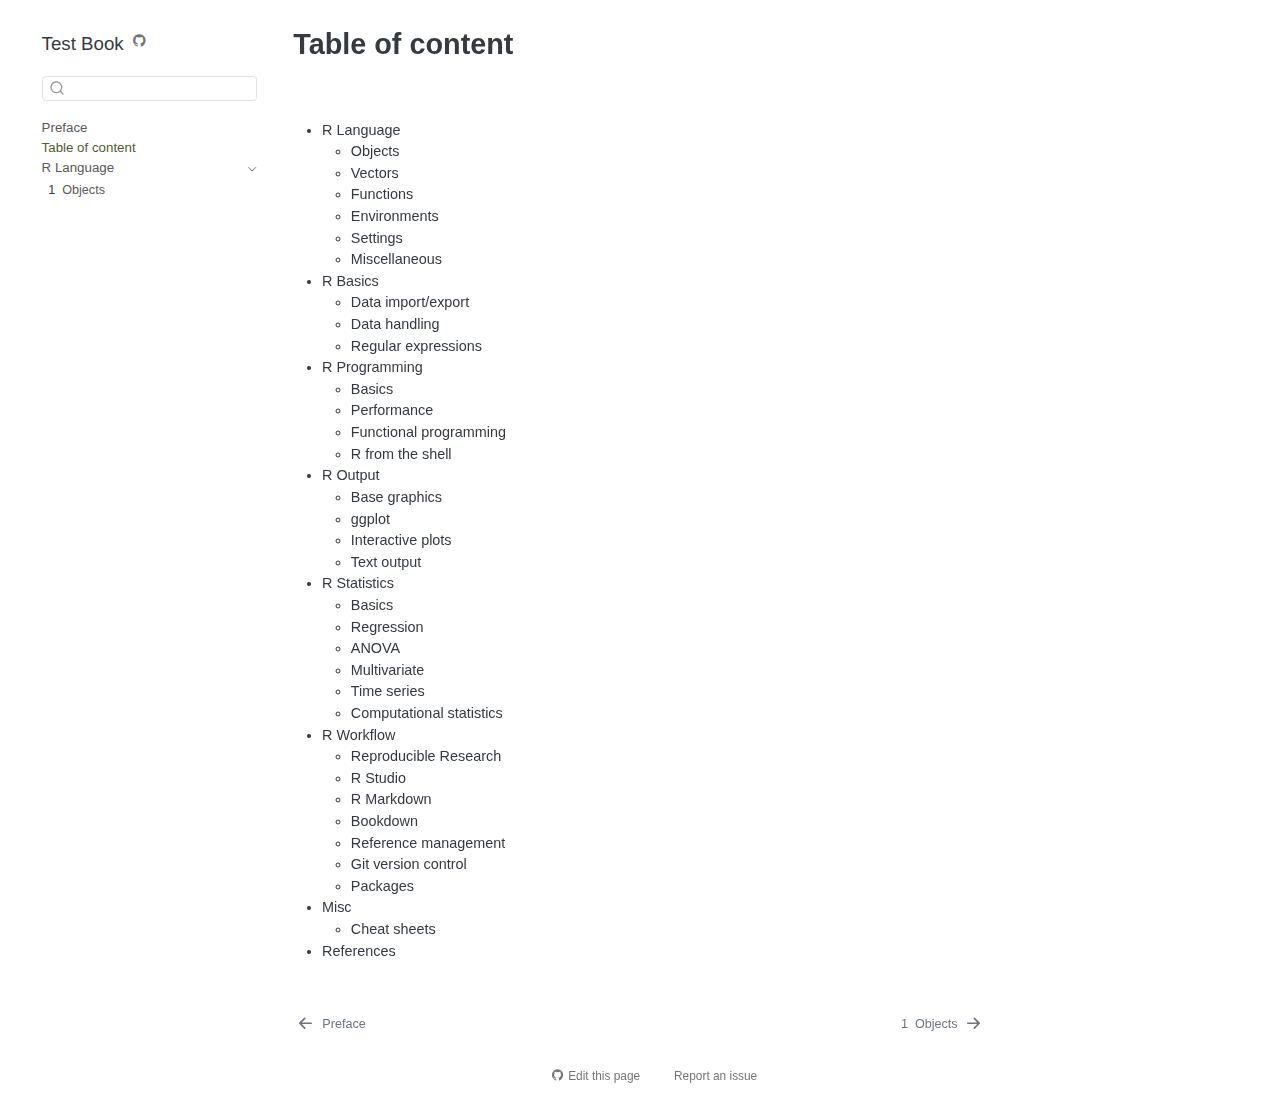
<file: 001-toc.html>
<!DOCTYPE html>
<html xmlns="http://www.w3.org/1999/xhtml" lang="en" xml:lang="en"><head>

<meta charset="utf-8">
<meta name="generator" content="quarto-1.6.40">

<meta name="viewport" content="width=device-width, initial-scale=1.0, user-scalable=yes">


<title>Table of content – Test Book</title>
<style>
code{white-space: pre-wrap;}
span.smallcaps{font-variant: small-caps;}
div.columns{display: flex; gap: min(4vw, 1.5em);}
div.column{flex: auto; overflow-x: auto;}
div.hanging-indent{margin-left: 1.5em; text-indent: -1.5em;}
ul.task-list{list-style: none;}
ul.task-list li input[type="checkbox"] {
  width: 0.8em;
  margin: 0 0.8em 0.2em -1em; /* quarto-specific, see https://github.com/quarto-dev/quarto-cli/issues/4556 */ 
  vertical-align: middle;
}
</style>


<script src="site_libs/quarto-nav/quarto-nav.js"></script>
<script src="site_libs/quarto-nav/headroom.min.js"></script>
<script src="site_libs/clipboard/clipboard.min.js"></script>
<script src="site_libs/quarto-search/autocomplete.umd.js"></script>
<script src="site_libs/quarto-search/fuse.min.js"></script>
<script src="site_libs/quarto-search/quarto-search.js"></script>
<meta name="quarto:offset" content="./">
<link href="./002-obj.html" rel="next">
<link href="./index.html" rel="prev">
<link href="./figures/00_icon/icon2.png" rel="icon" type="image/png">
<script src="site_libs/quarto-html/quarto.js"></script>
<script src="site_libs/quarto-html/popper.min.js"></script>
<script src="site_libs/quarto-html/tippy.umd.min.js"></script>
<script src="site_libs/quarto-html/anchor.min.js"></script>
<link href="site_libs/quarto-html/tippy.css" rel="stylesheet">
<link href="site_libs/quarto-html/quarto-syntax-highlighting-549806ee2085284f45b00abea8c6df48.css" rel="stylesheet" id="quarto-text-highlighting-styles">
<script src="site_libs/bootstrap/bootstrap.min.js"></script>
<link href="site_libs/bootstrap/bootstrap-icons.css" rel="stylesheet">
<link href="site_libs/bootstrap/bootstrap-6199e49026cc9a3ae523e4b8ab36972f.min.css" rel="stylesheet" append-hash="true" id="quarto-bootstrap" data-mode="light">
<script id="quarto-search-options" type="application/json">{
  "location": "sidebar",
  "copy-button": false,
  "collapse-after": 3,
  "panel-placement": "start",
  "type": "textbox",
  "limit": 50,
  "keyboard-shortcut": [
    "f",
    "/",
    "s"
  ],
  "show-item-context": false,
  "language": {
    "search-no-results-text": "No results",
    "search-matching-documents-text": "matching documents",
    "search-copy-link-title": "Copy link to search",
    "search-hide-matches-text": "Hide additional matches",
    "search-more-match-text": "more match in this document",
    "search-more-matches-text": "more matches in this document",
    "search-clear-button-title": "Clear",
    "search-text-placeholder": "",
    "search-detached-cancel-button-title": "Cancel",
    "search-submit-button-title": "Submit",
    "search-label": "Search"
  }
}</script>


<meta name="twitter:title" content="Table of content – Test Book">
<meta name="twitter:description" content="">
<meta name="twitter:card" content="summary">
</head>

<body class="nav-sidebar floating">

<div id="quarto-search-results"></div>
  <header id="quarto-header" class="headroom fixed-top">
  <nav class="quarto-secondary-nav">
    <div class="container-fluid d-flex">
      <button type="button" class="quarto-btn-toggle btn" data-bs-toggle="collapse" role="button" data-bs-target=".quarto-sidebar-collapse-item" aria-controls="quarto-sidebar" aria-expanded="false" aria-label="Toggle sidebar navigation" onclick="if (window.quartoToggleHeadroom) { window.quartoToggleHeadroom(); }">
        <i class="bi bi-layout-text-sidebar-reverse"></i>
      </button>
        <nav class="quarto-page-breadcrumbs" aria-label="breadcrumb"><ol class="breadcrumb"><li class="breadcrumb-item"><a href="./001-toc.html">Table of content</a></li></ol></nav>
        <a class="flex-grow-1" role="navigation" data-bs-toggle="collapse" data-bs-target=".quarto-sidebar-collapse-item" aria-controls="quarto-sidebar" aria-expanded="false" aria-label="Toggle sidebar navigation" onclick="if (window.quartoToggleHeadroom) { window.quartoToggleHeadroom(); }">      
        </a>
      <button type="button" class="btn quarto-search-button" aria-label="Search" onclick="window.quartoOpenSearch();">
        <i class="bi bi-search"></i>
      </button>
    </div>
  </nav>
</header>
<!-- content -->
<div id="quarto-content" class="quarto-container page-columns page-rows-contents page-layout-article">
<!-- sidebar -->
  <nav id="quarto-sidebar" class="sidebar collapse collapse-horizontal quarto-sidebar-collapse-item sidebar-navigation floating overflow-auto">
    <div class="pt-lg-2 mt-2 text-left sidebar-header">
    <div class="sidebar-title mb-0 py-0">
      <a href="./">Test Book</a> 
        <div class="sidebar-tools-main">
    <a href="https://github.com/retodomax/Test_Book" title="Source Code" class="quarto-navigation-tool px-1" aria-label="Source Code"><i class="bi bi-github"></i></a>
</div>
    </div>
      </div>
        <div class="mt-2 flex-shrink-0 align-items-center">
        <div class="sidebar-search">
        <div id="quarto-search" class="" title="Search"></div>
        </div>
        </div>
    <div class="sidebar-menu-container"> 
    <ul class="list-unstyled mt-1">
        <li class="sidebar-item">
  <div class="sidebar-item-container"> 
  <a href="./index.html" class="sidebar-item-text sidebar-link">
 <span class="menu-text">Preface</span></a>
  </div>
</li>
        <li class="sidebar-item">
  <div class="sidebar-item-container"> 
  <a href="./001-toc.html" class="sidebar-item-text sidebar-link active">
 <span class="menu-text">Table of content</span></a>
  </div>
</li>
        <li class="sidebar-item sidebar-item-section">
      <div class="sidebar-item-container"> 
            <a class="sidebar-item-text sidebar-link text-start" data-bs-toggle="collapse" data-bs-target="#quarto-sidebar-section-1" role="navigation" aria-expanded="true">
 <span class="menu-text">R Language</span></a>
          <a class="sidebar-item-toggle text-start" data-bs-toggle="collapse" data-bs-target="#quarto-sidebar-section-1" role="navigation" aria-expanded="true" aria-label="Toggle section">
            <i class="bi bi-chevron-right ms-2"></i>
          </a> 
      </div>
      <ul id="quarto-sidebar-section-1" class="collapse list-unstyled sidebar-section depth1 show">  
          <li class="sidebar-item">
  <div class="sidebar-item-container"> 
  <a href="./002-obj.html" class="sidebar-item-text sidebar-link">
 <span class="menu-text"><span class="chapter-number">1</span>&nbsp; <span class="chapter-title">Objects</span></span></a>
  </div>
</li>
      </ul>
  </li>
    </ul>
    </div>
</nav>
<div id="quarto-sidebar-glass" class="quarto-sidebar-collapse-item" data-bs-toggle="collapse" data-bs-target=".quarto-sidebar-collapse-item"></div>
<!-- margin-sidebar -->
    <div id="quarto-margin-sidebar" class="sidebar margin-sidebar zindex-bottom">
        
    </div>
<!-- main -->
<main class="content" id="quarto-document-content">
<p style="display:none;"> % Tag useful such that part is included but already hidden even before rendering of MathJax.
\(
\newcommand{\bm}[1]{\boldsymbol{#1}}
% \newcommand{\bm}[1]{\boldsymbol{\mathbf{#1}}}  % Use this if you prefere upright (not italic) vectors and matrices

% Operators
\newcommand{\tr}{{}^{\intercal}}               % transpose (needs amssymb)
\newcommand{\inv}{^{-1}}                       % inverse
\renewcommand{\d}[1]{\operatorname{d}\!{#1}}  % dx
\newcommand{\norm}[1]{\left\lVert#1\right\rVert}           % L2 Norm
\DeclareMathOperator*{\argmin}{arg\, min}
\DeclareMathOperator*{\argmax}{arg\, max}
\DeclareMathOperator{\diag}{diag}

\newcommand{\E}{\mathbf{E}}  % Depreciated: delete as soon as possible... Use \ERW{}

% Matrix
\newcommand{\bigzero}{\mbox{\normalfont\Large\bfseries 0}}  % big zero in matrix
\newcommand{\rvline}{\hspace*{-\arraycolsep}\vline\hspace*{-\arraycolsep}} % vertical bar to separate matrix
% The rvline seems not to work in MathJax

% SfS stuff
\newcommand{\iid}{\mbox{ i.i.d. }}
\newcommand{\Xsub}[2]{{#1}_{\mathrm{\scriptscriptstyle #2}}}
\newcommand{\wh}[1]{{}\kern0.1em\widehat{\kern-0.1em#1}{}}

\DeclareMathOperator{\Var}{Var}
\DeclareMathOperator{\Cov}{Cov}
\DeclareMathOperator{\Cor}{Corr}

\newcommand{\ekl}{[}     % Erwartungswert Klammer links
\newcommand{\ekr}{]}     % Erwartungswert Klammer rechts
\newcommand{\ckl}{(}     % (Co)variance Klammer links
\newcommand{\ckr}{)}
\newcommand{\pkl}{(}     % Probability Klammer links
\newcommand{\pkr}{)}
\newcommand{\vkl}{(}     % Verteilungs Klammer links
\newcommand{\vkr}{)}

\newcommand{\ERWSymbol}{\mathbf{E}}  % vorbereitet zum Anpassen an individuelle Styles
\newcommand{\VARSymbol}{\Var}
\newcommand{\COVSymbol}{\Cov}
\newcommand{\CORSymbol}{\Cor}
\DeclareMathOperator{\PRSymbol}{P}
\newcommand{\NormalSymbol}{\mathcal{N}}
\DeclareMathOperator{\BinomialSymbol}{\mathcal{B}} % Binomial
\DeclareMathOperator{\BernoulliSymbol}{\mathcal{B}ernoulli} % Bernoulli
\DeclareMathOperator{\ExponentialSymbol}{Exp}
\DeclareMathOperator{\PoissonSymbol}{Pois}

% die eigentlichen ``Funktionen''
\newcommand{\ERW}[1] {\ERWSymbol \left[ #1 \right]}
\newcommand{\VAR}[1] {\VARSymbol \left( #1 \right)}
\newcommand{\VARH}[1]{\wh\VARSymbol \left( #1 \right)}

\newcommand{\COV}[1] {\COVSymbol \left(#1 \right)}
\newcommand{\COVH}[1] {\wh\COVSymbol \left( #1 \right)}
\newcommand{\COR}[1] {\CORSymbol    \left( #1 \right)}
\newcommand{\CORH}[1] {\wh\CORSymbol \left( #1 \right)}
\newcommand{\PR}[1] {\PRSymbol \! \left( #1 \right)}
\newcommand{\Normal}[1] {\NormalSymbol   \left( #1 \right)}
\newcommand{\Binomial}[1] {\BinomialSymbol    \left( #1 \right)}
\newcommand{\Bernoulli}[1] {\BernoulliSymbol    \left( #1 \right)}
\newcommand{\Exponential}[1] {\ExponentialSymbol    \left( #1 \right)}
\newcommand{\Poisson}[1] {\PoissonSymbol   \left( #1 \right)}

\newcommand{\ERWi}[2]  {\Xsub{\ERWSymbol}{#1}    \left[ #2
    \right]}
\newcommand{\VARi}[2]  {\Xsub{\VARSymbol}{#1}    \left( #2
    \right)}
\newcommand{\VARHi}[2] {\Xsub{\wh\VARSymbol}{#1} \left( #2
    \right)}
\newcommand{\COVi}[2]  {\Xsub{\COVSymbol}{#1}    \left( #2
    \right)}
\newcommand{\COVHi}[2] {\Xsub{\wh\COVSymbol}{#1} \left( #2
    \right)}
\newcommand{\CORi}[2]  {\Xsub{\CORSymbol}{#1}    \left( #2
    \right)}
\newcommand{\CORHi}[2] {\Xsub{\wh\CORSymbol}{#1} \left( #2
    \right)}
\newcommand{\PRi}[2]   {\Xsub{\PRSymbol}{#1}     \left( #2
    \right)}
\newcommand{\Normali}[2]      {\Xsub{\NormalSymbol}{#1}   \left( #2
    \right)}
\newcommand{\Binomiali}[2]    {\Xsub{\BinomialSymbol}{#1}    \left( #2
    \right)}
\newcommand{\Bernoullii}[2]   {\Xsub{\BernoulliSymbol}{#1}    \left( #2
    \right)}
\newcommand{\Exponentiali}[2] {\Xsub{\ExponentialSymbol}{#1}    \left( #2
    \right)}
\newcommand{\Poissoni}[2]     {\Xsub{\PoissonSymbol}{#1}   \left( #2
    \right)}
\)
</p>
<!-- 
    ggiraph output left aligned
    note that this has to be included just before the body, otherwise it is overwritten by the ggiraph css which is included **after** the `theme.scss`
    In future it would be ideal if ggiraph 1) allows to change this with `set_girafe_defaults()` 2) automatically sets this what was set for quarto `fig-align`
 -->

<style>
.girafe_container_std {
    text-align: left;
}
</style>

<header id="title-block-header" class="quarto-title-block default">
<div class="quarto-title">
<h1 class="title">Table of content</h1>
</div>



<div class="quarto-title-meta">

    
  
    
  </div>
  


</header>


<ul>
<li>R Language
<ul>
<li>Objects</li>
<li>Vectors</li>
<li>Functions</li>
<li>Environments</li>
<li>Settings</li>
<li>Miscellaneous</li>
</ul></li>
<li>R Basics
<ul>
<li>Data import/export</li>
<li>Data handling</li>
<li>Regular expressions</li>
</ul></li>
<li>R Programming
<ul>
<li>Basics</li>
<li>Performance</li>
<li>Functional programming</li>
<li>R from the shell</li>
</ul></li>
<li>R Output
<ul>
<li>Base graphics</li>
<li>ggplot</li>
<li>Interactive plots</li>
<li>Text output</li>
</ul></li>
<li>R Statistics
<ul>
<li>Basics</li>
<li>Regression</li>
<li>ANOVA</li>
<li>Multivariate</li>
<li>Time series</li>
<li>Computational statistics</li>
</ul></li>
<li>R Workflow
<ul>
<li>Reproducible Research</li>
<li>R Studio</li>
<li>R Markdown</li>
<li>Bookdown</li>
<li>Reference management</li>
<li>Git version control</li>
<li>Packages</li>
</ul></li>
<li>Misc
<ul>
<li>Cheat sheets</li>
</ul></li>
<li>References</li>
</ul>



</main> <!-- /main -->
<script id="quarto-html-after-body" type="application/javascript">
window.document.addEventListener("DOMContentLoaded", function (event) {
  const toggleBodyColorMode = (bsSheetEl) => {
    const mode = bsSheetEl.getAttribute("data-mode");
    const bodyEl = window.document.querySelector("body");
    if (mode === "dark") {
      bodyEl.classList.add("quarto-dark");
      bodyEl.classList.remove("quarto-light");
    } else {
      bodyEl.classList.add("quarto-light");
      bodyEl.classList.remove("quarto-dark");
    }
  }
  const toggleBodyColorPrimary = () => {
    const bsSheetEl = window.document.querySelector("link#quarto-bootstrap");
    if (bsSheetEl) {
      toggleBodyColorMode(bsSheetEl);
    }
  }
  toggleBodyColorPrimary();  
  const icon = "";
  const anchorJS = new window.AnchorJS();
  anchorJS.options = {
    placement: 'right',
    icon: icon
  };
  anchorJS.add('.anchored');
  const isCodeAnnotation = (el) => {
    for (const clz of el.classList) {
      if (clz.startsWith('code-annotation-')) {                     
        return true;
      }
    }
    return false;
  }
  const onCopySuccess = function(e) {
    // button target
    const button = e.trigger;
    // don't keep focus
    button.blur();
    // flash "checked"
    button.classList.add('code-copy-button-checked');
    var currentTitle = button.getAttribute("title");
    button.setAttribute("title", "Copied!");
    let tooltip;
    if (window.bootstrap) {
      button.setAttribute("data-bs-toggle", "tooltip");
      button.setAttribute("data-bs-placement", "left");
      button.setAttribute("data-bs-title", "Copied!");
      tooltip = new bootstrap.Tooltip(button, 
        { trigger: "manual", 
          customClass: "code-copy-button-tooltip",
          offset: [0, -8]});
      tooltip.show();    
    }
    setTimeout(function() {
      if (tooltip) {
        tooltip.hide();
        button.removeAttribute("data-bs-title");
        button.removeAttribute("data-bs-toggle");
        button.removeAttribute("data-bs-placement");
      }
      button.setAttribute("title", currentTitle);
      button.classList.remove('code-copy-button-checked');
    }, 1000);
    // clear code selection
    e.clearSelection();
  }
  const getTextToCopy = function(trigger) {
      const codeEl = trigger.previousElementSibling.cloneNode(true);
      for (const childEl of codeEl.children) {
        if (isCodeAnnotation(childEl)) {
          childEl.remove();
        }
      }
      return codeEl.innerText;
  }
  const clipboard = new window.ClipboardJS('.code-copy-button:not([data-in-quarto-modal])', {
    text: getTextToCopy
  });
  clipboard.on('success', onCopySuccess);
  if (window.document.getElementById('quarto-embedded-source-code-modal')) {
    const clipboardModal = new window.ClipboardJS('.code-copy-button[data-in-quarto-modal]', {
      text: getTextToCopy,
      container: window.document.getElementById('quarto-embedded-source-code-modal')
    });
    clipboardModal.on('success', onCopySuccess);
  }
    var localhostRegex = new RegExp(/^(?:http|https):\/\/localhost\:?[0-9]*\//);
    var mailtoRegex = new RegExp(/^mailto:/);
      var filterRegex = new RegExp("https:\/\/retodomax\.github\.io\/Test_Book");
    var isInternal = (href) => {
        return filterRegex.test(href) || localhostRegex.test(href) || mailtoRegex.test(href);
    }
    // Inspect non-navigation links and adorn them if external
 	var links = window.document.querySelectorAll('a[href]:not(.nav-link):not(.navbar-brand):not(.toc-action):not(.sidebar-link):not(.sidebar-item-toggle):not(.pagination-link):not(.no-external):not([aria-hidden]):not(.dropdown-item):not(.quarto-navigation-tool):not(.about-link)');
    for (var i=0; i<links.length; i++) {
      const link = links[i];
      if (!isInternal(link.href)) {
        // undo the damage that might have been done by quarto-nav.js in the case of
        // links that we want to consider external
        if (link.dataset.originalHref !== undefined) {
          link.href = link.dataset.originalHref;
        }
          // target, if specified
          link.setAttribute("target", "_blank");
          if (link.getAttribute("rel") === null) {
            link.setAttribute("rel", "noopener");
          }
      }
    }
  function tippyHover(el, contentFn, onTriggerFn, onUntriggerFn) {
    const config = {
      allowHTML: true,
      maxWidth: 500,
      delay: 100,
      arrow: false,
      appendTo: function(el) {
          return el.parentElement;
      },
      interactive: true,
      interactiveBorder: 10,
      theme: 'quarto',
      placement: 'bottom-start',
    };
    if (contentFn) {
      config.content = contentFn;
    }
    if (onTriggerFn) {
      config.onTrigger = onTriggerFn;
    }
    if (onUntriggerFn) {
      config.onUntrigger = onUntriggerFn;
    }
    window.tippy(el, config); 
  }
  const noterefs = window.document.querySelectorAll('a[role="doc-noteref"]');
  for (var i=0; i<noterefs.length; i++) {
    const ref = noterefs[i];
    tippyHover(ref, function() {
      // use id or data attribute instead here
      let href = ref.getAttribute('data-footnote-href') || ref.getAttribute('href');
      try { href = new URL(href).hash; } catch {}
      const id = href.replace(/^#\/?/, "");
      const note = window.document.getElementById(id);
      if (note) {
        return note.innerHTML;
      } else {
        return "";
      }
    });
  }
  const xrefs = window.document.querySelectorAll('a.quarto-xref');
  const processXRef = (id, note) => {
    // Strip column container classes
    const stripColumnClz = (el) => {
      el.classList.remove("page-full", "page-columns");
      if (el.children) {
        for (const child of el.children) {
          stripColumnClz(child);
        }
      }
    }
    stripColumnClz(note)
    if (id === null || id.startsWith('sec-')) {
      // Special case sections, only their first couple elements
      const container = document.createElement("div");
      if (note.children && note.children.length > 2) {
        container.appendChild(note.children[0].cloneNode(true));
        for (let i = 1; i < note.children.length; i++) {
          const child = note.children[i];
          if (child.tagName === "P" && child.innerText === "") {
            continue;
          } else {
            container.appendChild(child.cloneNode(true));
            break;
          }
        }
        if (window.Quarto?.typesetMath) {
          window.Quarto.typesetMath(container);
        }
        return container.innerHTML
      } else {
        if (window.Quarto?.typesetMath) {
          window.Quarto.typesetMath(note);
        }
        return note.innerHTML;
      }
    } else {
      // Remove any anchor links if they are present
      const anchorLink = note.querySelector('a.anchorjs-link');
      if (anchorLink) {
        anchorLink.remove();
      }
      if (window.Quarto?.typesetMath) {
        window.Quarto.typesetMath(note);
      }
      if (note.classList.contains("callout")) {
        return note.outerHTML;
      } else {
        return note.innerHTML;
      }
    }
  }
  for (var i=0; i<xrefs.length; i++) {
    const xref = xrefs[i];
    tippyHover(xref, undefined, function(instance) {
      instance.disable();
      let url = xref.getAttribute('href');
      let hash = undefined; 
      if (url.startsWith('#')) {
        hash = url;
      } else {
        try { hash = new URL(url).hash; } catch {}
      }
      if (hash) {
        const id = hash.replace(/^#\/?/, "");
        const note = window.document.getElementById(id);
        if (note !== null) {
          try {
            const html = processXRef(id, note.cloneNode(true));
            instance.setContent(html);
          } finally {
            instance.enable();
            instance.show();
          }
        } else {
          // See if we can fetch this
          fetch(url.split('#')[0])
          .then(res => res.text())
          .then(html => {
            const parser = new DOMParser();
            const htmlDoc = parser.parseFromString(html, "text/html");
            const note = htmlDoc.getElementById(id);
            if (note !== null) {
              const html = processXRef(id, note);
              instance.setContent(html);
            } 
          }).finally(() => {
            instance.enable();
            instance.show();
          });
        }
      } else {
        // See if we can fetch a full url (with no hash to target)
        // This is a special case and we should probably do some content thinning / targeting
        fetch(url)
        .then(res => res.text())
        .then(html => {
          const parser = new DOMParser();
          const htmlDoc = parser.parseFromString(html, "text/html");
          const note = htmlDoc.querySelector('main.content');
          if (note !== null) {
            // This should only happen for chapter cross references
            // (since there is no id in the URL)
            // remove the first header
            if (note.children.length > 0 && note.children[0].tagName === "HEADER") {
              note.children[0].remove();
            }
            const html = processXRef(null, note);
            instance.setContent(html);
          } 
        }).finally(() => {
          instance.enable();
          instance.show();
        });
      }
    }, function(instance) {
    });
  }
      let selectedAnnoteEl;
      const selectorForAnnotation = ( cell, annotation) => {
        let cellAttr = 'data-code-cell="' + cell + '"';
        let lineAttr = 'data-code-annotation="' +  annotation + '"';
        const selector = 'span[' + cellAttr + '][' + lineAttr + ']';
        return selector;
      }
      const selectCodeLines = (annoteEl) => {
        const doc = window.document;
        const targetCell = annoteEl.getAttribute("data-target-cell");
        const targetAnnotation = annoteEl.getAttribute("data-target-annotation");
        const annoteSpan = window.document.querySelector(selectorForAnnotation(targetCell, targetAnnotation));
        const lines = annoteSpan.getAttribute("data-code-lines").split(",");
        const lineIds = lines.map((line) => {
          return targetCell + "-" + line;
        })
        let top = null;
        let height = null;
        let parent = null;
        if (lineIds.length > 0) {
            //compute the position of the single el (top and bottom and make a div)
            const el = window.document.getElementById(lineIds[0]);
            top = el.offsetTop;
            height = el.offsetHeight;
            parent = el.parentElement.parentElement;
          if (lineIds.length > 1) {
            const lastEl = window.document.getElementById(lineIds[lineIds.length - 1]);
            const bottom = lastEl.offsetTop + lastEl.offsetHeight;
            height = bottom - top;
          }
          if (top !== null && height !== null && parent !== null) {
            // cook up a div (if necessary) and position it 
            let div = window.document.getElementById("code-annotation-line-highlight");
            if (div === null) {
              div = window.document.createElement("div");
              div.setAttribute("id", "code-annotation-line-highlight");
              div.style.position = 'absolute';
              parent.appendChild(div);
            }
            div.style.top = top - 2 + "px";
            div.style.height = height + 4 + "px";
            div.style.left = 0;
            let gutterDiv = window.document.getElementById("code-annotation-line-highlight-gutter");
            if (gutterDiv === null) {
              gutterDiv = window.document.createElement("div");
              gutterDiv.setAttribute("id", "code-annotation-line-highlight-gutter");
              gutterDiv.style.position = 'absolute';
              const codeCell = window.document.getElementById(targetCell);
              const gutter = codeCell.querySelector('.code-annotation-gutter');
              gutter.appendChild(gutterDiv);
            }
            gutterDiv.style.top = top - 2 + "px";
            gutterDiv.style.height = height + 4 + "px";
          }
          selectedAnnoteEl = annoteEl;
        }
      };
      const unselectCodeLines = () => {
        const elementsIds = ["code-annotation-line-highlight", "code-annotation-line-highlight-gutter"];
        elementsIds.forEach((elId) => {
          const div = window.document.getElementById(elId);
          if (div) {
            div.remove();
          }
        });
        selectedAnnoteEl = undefined;
      };
        // Handle positioning of the toggle
    window.addEventListener(
      "resize",
      throttle(() => {
        elRect = undefined;
        if (selectedAnnoteEl) {
          selectCodeLines(selectedAnnoteEl);
        }
      }, 10)
    );
    function throttle(fn, ms) {
    let throttle = false;
    let timer;
      return (...args) => {
        if(!throttle) { // first call gets through
            fn.apply(this, args);
            throttle = true;
        } else { // all the others get throttled
            if(timer) clearTimeout(timer); // cancel #2
            timer = setTimeout(() => {
              fn.apply(this, args);
              timer = throttle = false;
            }, ms);
        }
      };
    }
      // Attach click handler to the DT
      const annoteDls = window.document.querySelectorAll('dt[data-target-cell]');
      for (const annoteDlNode of annoteDls) {
        annoteDlNode.addEventListener('click', (event) => {
          const clickedEl = event.target;
          if (clickedEl !== selectedAnnoteEl) {
            unselectCodeLines();
            const activeEl = window.document.querySelector('dt[data-target-cell].code-annotation-active');
            if (activeEl) {
              activeEl.classList.remove('code-annotation-active');
            }
            selectCodeLines(clickedEl);
            clickedEl.classList.add('code-annotation-active');
          } else {
            // Unselect the line
            unselectCodeLines();
            clickedEl.classList.remove('code-annotation-active');
          }
        });
      }
  const findCites = (el) => {
    const parentEl = el.parentElement;
    if (parentEl) {
      const cites = parentEl.dataset.cites;
      if (cites) {
        return {
          el,
          cites: cites.split(' ')
        };
      } else {
        return findCites(el.parentElement)
      }
    } else {
      return undefined;
    }
  };
  var bibliorefs = window.document.querySelectorAll('a[role="doc-biblioref"]');
  for (var i=0; i<bibliorefs.length; i++) {
    const ref = bibliorefs[i];
    const citeInfo = findCites(ref);
    if (citeInfo) {
      tippyHover(citeInfo.el, function() {
        var popup = window.document.createElement('div');
        citeInfo.cites.forEach(function(cite) {
          var citeDiv = window.document.createElement('div');
          citeDiv.classList.add('hanging-indent');
          citeDiv.classList.add('csl-entry');
          var biblioDiv = window.document.getElementById('ref-' + cite);
          if (biblioDiv) {
            citeDiv.innerHTML = biblioDiv.innerHTML;
          }
          popup.appendChild(citeDiv);
        });
        return popup.innerHTML;
      });
    }
  }
});
</script>
<nav class="page-navigation">
  <div class="nav-page nav-page-previous">
      <a href="./index.html" class="pagination-link" aria-label="Preface">
        <i class="bi bi-arrow-left-short"></i> <span class="nav-page-text">Preface</span>
      </a>          
  </div>
  <div class="nav-page nav-page-next">
      <a href="./002-obj.html" class="pagination-link" aria-label="Objects">
        <span class="nav-page-text"><span class="chapter-number">1</span>&nbsp; <span class="chapter-title">Objects</span></span> <i class="bi bi-arrow-right-short"></i>
      </a>
  </div>
</nav>
</div> <!-- /content -->




<footer class="footer"><div class="nav-footer"><div class="nav-footer-center"><div class="toc-actions"><ul><li><a href="https://github.com/retodomax/Test_Book/edit/main/001-toc.qmd" class="toc-action"><i class="bi bi-github"></i>Edit this page</a></li><li><a href="https://github.com/retodomax/Test_Book/issues/new" class="toc-action"><i class="bi empty"></i>Report an issue</a></li></ul></div></div></div></footer></body></html>
</file>
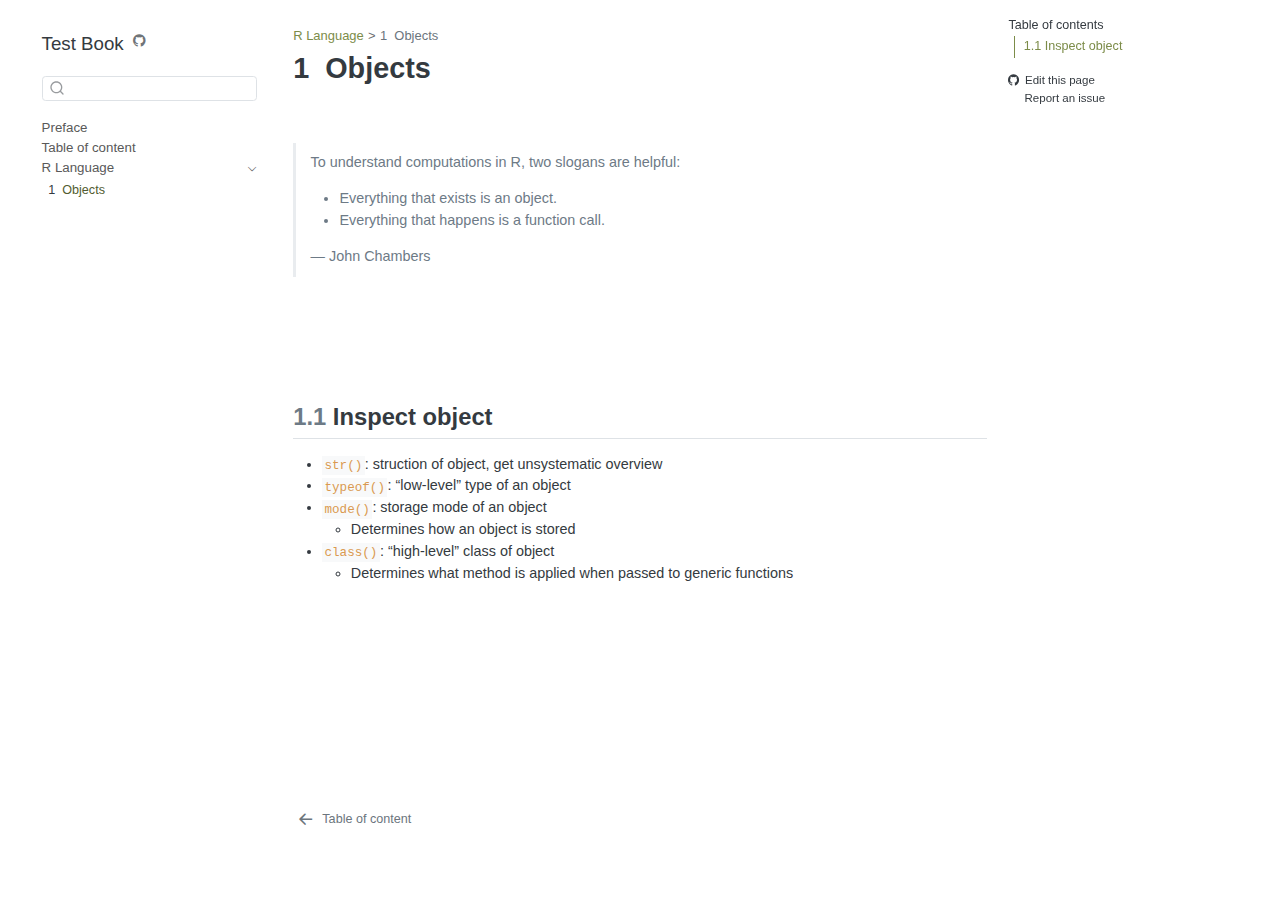
<file: 002-obj.html>
<!DOCTYPE html>
<html xmlns="http://www.w3.org/1999/xhtml" lang="en" xml:lang="en"><head>

<meta charset="utf-8">
<meta name="generator" content="quarto-1.6.40">

<meta name="viewport" content="width=device-width, initial-scale=1.0, user-scalable=yes">


<title>1&nbsp; Objects – Test Book</title>
<style>
code{white-space: pre-wrap;}
span.smallcaps{font-variant: small-caps;}
div.columns{display: flex; gap: min(4vw, 1.5em);}
div.column{flex: auto; overflow-x: auto;}
div.hanging-indent{margin-left: 1.5em; text-indent: -1.5em;}
ul.task-list{list-style: none;}
ul.task-list li input[type="checkbox"] {
  width: 0.8em;
  margin: 0 0.8em 0.2em -1em; /* quarto-specific, see https://github.com/quarto-dev/quarto-cli/issues/4556 */ 
  vertical-align: middle;
}
</style>


<script src="site_libs/quarto-nav/quarto-nav.js"></script>
<script src="site_libs/quarto-nav/headroom.min.js"></script>
<script src="site_libs/clipboard/clipboard.min.js"></script>
<script src="site_libs/quarto-search/autocomplete.umd.js"></script>
<script src="site_libs/quarto-search/fuse.min.js"></script>
<script src="site_libs/quarto-search/quarto-search.js"></script>
<meta name="quarto:offset" content="./">
<link href="./001-toc.html" rel="prev">
<link href="./figures/00_icon/icon2.png" rel="icon" type="image/png">
<script src="site_libs/quarto-html/quarto.js"></script>
<script src="site_libs/quarto-html/popper.min.js"></script>
<script src="site_libs/quarto-html/tippy.umd.min.js"></script>
<script src="site_libs/quarto-html/anchor.min.js"></script>
<link href="site_libs/quarto-html/tippy.css" rel="stylesheet">
<link href="site_libs/quarto-html/quarto-syntax-highlighting-549806ee2085284f45b00abea8c6df48.css" rel="stylesheet" id="quarto-text-highlighting-styles">
<script src="site_libs/bootstrap/bootstrap.min.js"></script>
<link href="site_libs/bootstrap/bootstrap-icons.css" rel="stylesheet">
<link href="site_libs/bootstrap/bootstrap-6199e49026cc9a3ae523e4b8ab36972f.min.css" rel="stylesheet" append-hash="true" id="quarto-bootstrap" data-mode="light">
<script id="quarto-search-options" type="application/json">{
  "location": "sidebar",
  "copy-button": false,
  "collapse-after": 3,
  "panel-placement": "start",
  "type": "textbox",
  "limit": 50,
  "keyboard-shortcut": [
    "f",
    "/",
    "s"
  ],
  "show-item-context": false,
  "language": {
    "search-no-results-text": "No results",
    "search-matching-documents-text": "matching documents",
    "search-copy-link-title": "Copy link to search",
    "search-hide-matches-text": "Hide additional matches",
    "search-more-match-text": "more match in this document",
    "search-more-matches-text": "more matches in this document",
    "search-clear-button-title": "Clear",
    "search-text-placeholder": "",
    "search-detached-cancel-button-title": "Cancel",
    "search-submit-button-title": "Submit",
    "search-label": "Search"
  }
}</script>


<meta name="twitter:title" content="1&nbsp; Objects – Test Book">
<meta name="twitter:description" content="">
<meta name="twitter:card" content="summary">
</head>

<body class="nav-sidebar floating">

<div id="quarto-search-results"></div>
  <header id="quarto-header" class="headroom fixed-top">
  <nav class="quarto-secondary-nav">
    <div class="container-fluid d-flex">
      <button type="button" class="quarto-btn-toggle btn" data-bs-toggle="collapse" role="button" data-bs-target=".quarto-sidebar-collapse-item" aria-controls="quarto-sidebar" aria-expanded="false" aria-label="Toggle sidebar navigation" onclick="if (window.quartoToggleHeadroom) { window.quartoToggleHeadroom(); }">
        <i class="bi bi-layout-text-sidebar-reverse"></i>
      </button>
        <nav class="quarto-page-breadcrumbs" aria-label="breadcrumb"><ol class="breadcrumb"><li class="breadcrumb-item"><a href="./002-obj.html">R Language</a></li><li class="breadcrumb-item"><a href="./002-obj.html"><span class="chapter-number">1</span>&nbsp; <span class="chapter-title">Objects</span></a></li></ol></nav>
        <a class="flex-grow-1" role="navigation" data-bs-toggle="collapse" data-bs-target=".quarto-sidebar-collapse-item" aria-controls="quarto-sidebar" aria-expanded="false" aria-label="Toggle sidebar navigation" onclick="if (window.quartoToggleHeadroom) { window.quartoToggleHeadroom(); }">      
        </a>
      <button type="button" class="btn quarto-search-button" aria-label="Search" onclick="window.quartoOpenSearch();">
        <i class="bi bi-search"></i>
      </button>
    </div>
  </nav>
</header>
<!-- content -->
<div id="quarto-content" class="quarto-container page-columns page-rows-contents page-layout-article">
<!-- sidebar -->
  <nav id="quarto-sidebar" class="sidebar collapse collapse-horizontal quarto-sidebar-collapse-item sidebar-navigation floating overflow-auto">
    <div class="pt-lg-2 mt-2 text-left sidebar-header">
    <div class="sidebar-title mb-0 py-0">
      <a href="./">Test Book</a> 
        <div class="sidebar-tools-main">
    <a href="https://github.com/retodomax/Test_Book" title="Source Code" class="quarto-navigation-tool px-1" aria-label="Source Code"><i class="bi bi-github"></i></a>
</div>
    </div>
      </div>
        <div class="mt-2 flex-shrink-0 align-items-center">
        <div class="sidebar-search">
        <div id="quarto-search" class="" title="Search"></div>
        </div>
        </div>
    <div class="sidebar-menu-container"> 
    <ul class="list-unstyled mt-1">
        <li class="sidebar-item">
  <div class="sidebar-item-container"> 
  <a href="./index.html" class="sidebar-item-text sidebar-link">
 <span class="menu-text">Preface</span></a>
  </div>
</li>
        <li class="sidebar-item">
  <div class="sidebar-item-container"> 
  <a href="./001-toc.html" class="sidebar-item-text sidebar-link">
 <span class="menu-text">Table of content</span></a>
  </div>
</li>
        <li class="sidebar-item sidebar-item-section">
      <div class="sidebar-item-container"> 
            <a class="sidebar-item-text sidebar-link text-start" data-bs-toggle="collapse" data-bs-target="#quarto-sidebar-section-1" role="navigation" aria-expanded="true">
 <span class="menu-text">R Language</span></a>
          <a class="sidebar-item-toggle text-start" data-bs-toggle="collapse" data-bs-target="#quarto-sidebar-section-1" role="navigation" aria-expanded="true" aria-label="Toggle section">
            <i class="bi bi-chevron-right ms-2"></i>
          </a> 
      </div>
      <ul id="quarto-sidebar-section-1" class="collapse list-unstyled sidebar-section depth1 show">  
          <li class="sidebar-item">
  <div class="sidebar-item-container"> 
  <a href="./002-obj.html" class="sidebar-item-text sidebar-link active">
 <span class="menu-text"><span class="chapter-number">1</span>&nbsp; <span class="chapter-title">Objects</span></span></a>
  </div>
</li>
      </ul>
  </li>
    </ul>
    </div>
</nav>
<div id="quarto-sidebar-glass" class="quarto-sidebar-collapse-item" data-bs-toggle="collapse" data-bs-target=".quarto-sidebar-collapse-item"></div>
<!-- margin-sidebar -->
    <div id="quarto-margin-sidebar" class="sidebar margin-sidebar">
        <nav id="TOC" role="doc-toc" class="toc-active">
    <h2 id="toc-title">Table of contents</h2>
   
  <ul>
  <li><a href="#inspect-object" id="toc-inspect-object" class="nav-link active" data-scroll-target="#inspect-object"><span class="header-section-number">1.1</span> Inspect object</a></li>
  </ul>
<div class="toc-actions"><ul><li><a href="https://github.com/retodomax/Test_Book/edit/main/002-obj.qmd" class="toc-action"><i class="bi bi-github"></i>Edit this page</a></li><li><a href="https://github.com/retodomax/Test_Book/issues/new" class="toc-action"><i class="bi empty"></i>Report an issue</a></li></ul></div></nav>
    </div>
<!-- main -->
<main class="content" id="quarto-document-content">
<p style="display:none;"> % Tag useful such that part is included but already hidden even before rendering of MathJax.
\(
\newcommand{\bm}[1]{\boldsymbol{#1}}
% \newcommand{\bm}[1]{\boldsymbol{\mathbf{#1}}}  % Use this if you prefere upright (not italic) vectors and matrices

% Operators
\newcommand{\tr}{{}^{\intercal}}               % transpose (needs amssymb)
\newcommand{\inv}{^{-1}}                       % inverse
\renewcommand{\d}[1]{\operatorname{d}\!{#1}}  % dx
\newcommand{\norm}[1]{\left\lVert#1\right\rVert}           % L2 Norm
\DeclareMathOperator*{\argmin}{arg\, min}
\DeclareMathOperator*{\argmax}{arg\, max}
\DeclareMathOperator{\diag}{diag}

\newcommand{\E}{\mathbf{E}}  % Depreciated: delete as soon as possible... Use \ERW{}

% Matrix
\newcommand{\bigzero}{\mbox{\normalfont\Large\bfseries 0}}  % big zero in matrix
\newcommand{\rvline}{\hspace*{-\arraycolsep}\vline\hspace*{-\arraycolsep}} % vertical bar to separate matrix
% The rvline seems not to work in MathJax

% SfS stuff
\newcommand{\iid}{\mbox{ i.i.d. }}
\newcommand{\Xsub}[2]{{#1}_{\mathrm{\scriptscriptstyle #2}}}
\newcommand{\wh}[1]{{}\kern0.1em\widehat{\kern-0.1em#1}{}}

\DeclareMathOperator{\Var}{Var}
\DeclareMathOperator{\Cov}{Cov}
\DeclareMathOperator{\Cor}{Corr}

\newcommand{\ekl}{[}     % Erwartungswert Klammer links
\newcommand{\ekr}{]}     % Erwartungswert Klammer rechts
\newcommand{\ckl}{(}     % (Co)variance Klammer links
\newcommand{\ckr}{)}
\newcommand{\pkl}{(}     % Probability Klammer links
\newcommand{\pkr}{)}
\newcommand{\vkl}{(}     % Verteilungs Klammer links
\newcommand{\vkr}{)}

\newcommand{\ERWSymbol}{\mathbf{E}}  % vorbereitet zum Anpassen an individuelle Styles
\newcommand{\VARSymbol}{\Var}
\newcommand{\COVSymbol}{\Cov}
\newcommand{\CORSymbol}{\Cor}
\DeclareMathOperator{\PRSymbol}{P}
\newcommand{\NormalSymbol}{\mathcal{N}}
\DeclareMathOperator{\BinomialSymbol}{\mathcal{B}} % Binomial
\DeclareMathOperator{\BernoulliSymbol}{\mathcal{B}ernoulli} % Bernoulli
\DeclareMathOperator{\ExponentialSymbol}{Exp}
\DeclareMathOperator{\PoissonSymbol}{Pois}

% die eigentlichen ``Funktionen''
\newcommand{\ERW}[1] {\ERWSymbol \left[ #1 \right]}
\newcommand{\VAR}[1] {\VARSymbol \left( #1 \right)}
\newcommand{\VARH}[1]{\wh\VARSymbol \left( #1 \right)}

\newcommand{\COV}[1] {\COVSymbol \left(#1 \right)}
\newcommand{\COVH}[1] {\wh\COVSymbol \left( #1 \right)}
\newcommand{\COR}[1] {\CORSymbol    \left( #1 \right)}
\newcommand{\CORH}[1] {\wh\CORSymbol \left( #1 \right)}
\newcommand{\PR}[1] {\PRSymbol \! \left( #1 \right)}
\newcommand{\Normal}[1] {\NormalSymbol   \left( #1 \right)}
\newcommand{\Binomial}[1] {\BinomialSymbol    \left( #1 \right)}
\newcommand{\Bernoulli}[1] {\BernoulliSymbol    \left( #1 \right)}
\newcommand{\Exponential}[1] {\ExponentialSymbol    \left( #1 \right)}
\newcommand{\Poisson}[1] {\PoissonSymbol   \left( #1 \right)}

\newcommand{\ERWi}[2]  {\Xsub{\ERWSymbol}{#1}    \left[ #2
    \right]}
\newcommand{\VARi}[2]  {\Xsub{\VARSymbol}{#1}    \left( #2
    \right)}
\newcommand{\VARHi}[2] {\Xsub{\wh\VARSymbol}{#1} \left( #2
    \right)}
\newcommand{\COVi}[2]  {\Xsub{\COVSymbol}{#1}    \left( #2
    \right)}
\newcommand{\COVHi}[2] {\Xsub{\wh\COVSymbol}{#1} \left( #2
    \right)}
\newcommand{\CORi}[2]  {\Xsub{\CORSymbol}{#1}    \left( #2
    \right)}
\newcommand{\CORHi}[2] {\Xsub{\wh\CORSymbol}{#1} \left( #2
    \right)}
\newcommand{\PRi}[2]   {\Xsub{\PRSymbol}{#1}     \left( #2
    \right)}
\newcommand{\Normali}[2]      {\Xsub{\NormalSymbol}{#1}   \left( #2
    \right)}
\newcommand{\Binomiali}[2]    {\Xsub{\BinomialSymbol}{#1}    \left( #2
    \right)}
\newcommand{\Bernoullii}[2]   {\Xsub{\BernoulliSymbol}{#1}    \left( #2
    \right)}
\newcommand{\Exponentiali}[2] {\Xsub{\ExponentialSymbol}{#1}    \left( #2
    \right)}
\newcommand{\Poissoni}[2]     {\Xsub{\PoissonSymbol}{#1}   \left( #2
    \right)}
\)
</p>
<!-- 
    ggiraph output left aligned
    note that this has to be included just before the body, otherwise it is overwritten by the ggiraph css which is included **after** the `theme.scss`
    In future it would be ideal if ggiraph 1) allows to change this with `set_girafe_defaults()` 2) automatically sets this what was set for quarto `fig-align`
 -->

<style>
.girafe_container_std {
    text-align: left;
}
</style>

<header id="title-block-header" class="quarto-title-block default"><nav class="quarto-page-breadcrumbs quarto-title-breadcrumbs d-none d-lg-block" aria-label="breadcrumb"><ol class="breadcrumb"><li class="breadcrumb-item"><a href="./002-obj.html">R Language</a></li><li class="breadcrumb-item"><a href="./002-obj.html"><span class="chapter-number">1</span>&nbsp; <span class="chapter-title">Objects</span></a></li></ol></nav>
<div class="quarto-title">
<h1 class="title"><span class="chapter-number">1</span>&nbsp; <span class="chapter-title">Objects</span></h1>
</div>



<div class="quarto-title-meta">

    
  
    
  </div>
  


</header>


<blockquote class="blockquote">
<p>To understand computations in R, two slogans are helpful:</p>
<ul>
<li>Everything that exists is an object.</li>
<li>Everything that happens is a function call.</li>
</ul>
<p>— John Chambers</p>
</blockquote>
<section id="inspect-object" class="level2" data-number="1.1">
<h2 data-number="1.1" class="anchored" data-anchor-id="inspect-object"><span class="header-section-number">1.1</span> Inspect object</h2>
<ul>
<li><code>str()</code>: struction of object, get unsystematic overview</li>
<li><code>typeof()</code>: “low-level” type of an object</li>
<li><code>mode()</code>: storage mode of an object
<ul>
<li>Determines how an object is stored</li>
</ul></li>
<li><code>class()</code>: “high-level” class of object
<ul>
<li>Determines what method is applied when passed to generic functions</li>
</ul></li>
</ul>


</section>

</main> <!-- /main -->
<script id="quarto-html-after-body" type="application/javascript">
window.document.addEventListener("DOMContentLoaded", function (event) {
  const toggleBodyColorMode = (bsSheetEl) => {
    const mode = bsSheetEl.getAttribute("data-mode");
    const bodyEl = window.document.querySelector("body");
    if (mode === "dark") {
      bodyEl.classList.add("quarto-dark");
      bodyEl.classList.remove("quarto-light");
    } else {
      bodyEl.classList.add("quarto-light");
      bodyEl.classList.remove("quarto-dark");
    }
  }
  const toggleBodyColorPrimary = () => {
    const bsSheetEl = window.document.querySelector("link#quarto-bootstrap");
    if (bsSheetEl) {
      toggleBodyColorMode(bsSheetEl);
    }
  }
  toggleBodyColorPrimary();  
  const icon = "";
  const anchorJS = new window.AnchorJS();
  anchorJS.options = {
    placement: 'right',
    icon: icon
  };
  anchorJS.add('.anchored');
  const isCodeAnnotation = (el) => {
    for (const clz of el.classList) {
      if (clz.startsWith('code-annotation-')) {                     
        return true;
      }
    }
    return false;
  }
  const onCopySuccess = function(e) {
    // button target
    const button = e.trigger;
    // don't keep focus
    button.blur();
    // flash "checked"
    button.classList.add('code-copy-button-checked');
    var currentTitle = button.getAttribute("title");
    button.setAttribute("title", "Copied!");
    let tooltip;
    if (window.bootstrap) {
      button.setAttribute("data-bs-toggle", "tooltip");
      button.setAttribute("data-bs-placement", "left");
      button.setAttribute("data-bs-title", "Copied!");
      tooltip = new bootstrap.Tooltip(button, 
        { trigger: "manual", 
          customClass: "code-copy-button-tooltip",
          offset: [0, -8]});
      tooltip.show();    
    }
    setTimeout(function() {
      if (tooltip) {
        tooltip.hide();
        button.removeAttribute("data-bs-title");
        button.removeAttribute("data-bs-toggle");
        button.removeAttribute("data-bs-placement");
      }
      button.setAttribute("title", currentTitle);
      button.classList.remove('code-copy-button-checked');
    }, 1000);
    // clear code selection
    e.clearSelection();
  }
  const getTextToCopy = function(trigger) {
      const codeEl = trigger.previousElementSibling.cloneNode(true);
      for (const childEl of codeEl.children) {
        if (isCodeAnnotation(childEl)) {
          childEl.remove();
        }
      }
      return codeEl.innerText;
  }
  const clipboard = new window.ClipboardJS('.code-copy-button:not([data-in-quarto-modal])', {
    text: getTextToCopy
  });
  clipboard.on('success', onCopySuccess);
  if (window.document.getElementById('quarto-embedded-source-code-modal')) {
    const clipboardModal = new window.ClipboardJS('.code-copy-button[data-in-quarto-modal]', {
      text: getTextToCopy,
      container: window.document.getElementById('quarto-embedded-source-code-modal')
    });
    clipboardModal.on('success', onCopySuccess);
  }
    var localhostRegex = new RegExp(/^(?:http|https):\/\/localhost\:?[0-9]*\//);
    var mailtoRegex = new RegExp(/^mailto:/);
      var filterRegex = new RegExp("https:\/\/retodomax\.github\.io\/Test_Book");
    var isInternal = (href) => {
        return filterRegex.test(href) || localhostRegex.test(href) || mailtoRegex.test(href);
    }
    // Inspect non-navigation links and adorn them if external
 	var links = window.document.querySelectorAll('a[href]:not(.nav-link):not(.navbar-brand):not(.toc-action):not(.sidebar-link):not(.sidebar-item-toggle):not(.pagination-link):not(.no-external):not([aria-hidden]):not(.dropdown-item):not(.quarto-navigation-tool):not(.about-link)');
    for (var i=0; i<links.length; i++) {
      const link = links[i];
      if (!isInternal(link.href)) {
        // undo the damage that might have been done by quarto-nav.js in the case of
        // links that we want to consider external
        if (link.dataset.originalHref !== undefined) {
          link.href = link.dataset.originalHref;
        }
          // target, if specified
          link.setAttribute("target", "_blank");
          if (link.getAttribute("rel") === null) {
            link.setAttribute("rel", "noopener");
          }
      }
    }
  function tippyHover(el, contentFn, onTriggerFn, onUntriggerFn) {
    const config = {
      allowHTML: true,
      maxWidth: 500,
      delay: 100,
      arrow: false,
      appendTo: function(el) {
          return el.parentElement;
      },
      interactive: true,
      interactiveBorder: 10,
      theme: 'quarto',
      placement: 'bottom-start',
    };
    if (contentFn) {
      config.content = contentFn;
    }
    if (onTriggerFn) {
      config.onTrigger = onTriggerFn;
    }
    if (onUntriggerFn) {
      config.onUntrigger = onUntriggerFn;
    }
    window.tippy(el, config); 
  }
  const noterefs = window.document.querySelectorAll('a[role="doc-noteref"]');
  for (var i=0; i<noterefs.length; i++) {
    const ref = noterefs[i];
    tippyHover(ref, function() {
      // use id or data attribute instead here
      let href = ref.getAttribute('data-footnote-href') || ref.getAttribute('href');
      try { href = new URL(href).hash; } catch {}
      const id = href.replace(/^#\/?/, "");
      const note = window.document.getElementById(id);
      if (note) {
        return note.innerHTML;
      } else {
        return "";
      }
    });
  }
  const xrefs = window.document.querySelectorAll('a.quarto-xref');
  const processXRef = (id, note) => {
    // Strip column container classes
    const stripColumnClz = (el) => {
      el.classList.remove("page-full", "page-columns");
      if (el.children) {
        for (const child of el.children) {
          stripColumnClz(child);
        }
      }
    }
    stripColumnClz(note)
    if (id === null || id.startsWith('sec-')) {
      // Special case sections, only their first couple elements
      const container = document.createElement("div");
      if (note.children && note.children.length > 2) {
        container.appendChild(note.children[0].cloneNode(true));
        for (let i = 1; i < note.children.length; i++) {
          const child = note.children[i];
          if (child.tagName === "P" && child.innerText === "") {
            continue;
          } else {
            container.appendChild(child.cloneNode(true));
            break;
          }
        }
        if (window.Quarto?.typesetMath) {
          window.Quarto.typesetMath(container);
        }
        return container.innerHTML
      } else {
        if (window.Quarto?.typesetMath) {
          window.Quarto.typesetMath(note);
        }
        return note.innerHTML;
      }
    } else {
      // Remove any anchor links if they are present
      const anchorLink = note.querySelector('a.anchorjs-link');
      if (anchorLink) {
        anchorLink.remove();
      }
      if (window.Quarto?.typesetMath) {
        window.Quarto.typesetMath(note);
      }
      if (note.classList.contains("callout")) {
        return note.outerHTML;
      } else {
        return note.innerHTML;
      }
    }
  }
  for (var i=0; i<xrefs.length; i++) {
    const xref = xrefs[i];
    tippyHover(xref, undefined, function(instance) {
      instance.disable();
      let url = xref.getAttribute('href');
      let hash = undefined; 
      if (url.startsWith('#')) {
        hash = url;
      } else {
        try { hash = new URL(url).hash; } catch {}
      }
      if (hash) {
        const id = hash.replace(/^#\/?/, "");
        const note = window.document.getElementById(id);
        if (note !== null) {
          try {
            const html = processXRef(id, note.cloneNode(true));
            instance.setContent(html);
          } finally {
            instance.enable();
            instance.show();
          }
        } else {
          // See if we can fetch this
          fetch(url.split('#')[0])
          .then(res => res.text())
          .then(html => {
            const parser = new DOMParser();
            const htmlDoc = parser.parseFromString(html, "text/html");
            const note = htmlDoc.getElementById(id);
            if (note !== null) {
              const html = processXRef(id, note);
              instance.setContent(html);
            } 
          }).finally(() => {
            instance.enable();
            instance.show();
          });
        }
      } else {
        // See if we can fetch a full url (with no hash to target)
        // This is a special case and we should probably do some content thinning / targeting
        fetch(url)
        .then(res => res.text())
        .then(html => {
          const parser = new DOMParser();
          const htmlDoc = parser.parseFromString(html, "text/html");
          const note = htmlDoc.querySelector('main.content');
          if (note !== null) {
            // This should only happen for chapter cross references
            // (since there is no id in the URL)
            // remove the first header
            if (note.children.length > 0 && note.children[0].tagName === "HEADER") {
              note.children[0].remove();
            }
            const html = processXRef(null, note);
            instance.setContent(html);
          } 
        }).finally(() => {
          instance.enable();
          instance.show();
        });
      }
    }, function(instance) {
    });
  }
      let selectedAnnoteEl;
      const selectorForAnnotation = ( cell, annotation) => {
        let cellAttr = 'data-code-cell="' + cell + '"';
        let lineAttr = 'data-code-annotation="' +  annotation + '"';
        const selector = 'span[' + cellAttr + '][' + lineAttr + ']';
        return selector;
      }
      const selectCodeLines = (annoteEl) => {
        const doc = window.document;
        const targetCell = annoteEl.getAttribute("data-target-cell");
        const targetAnnotation = annoteEl.getAttribute("data-target-annotation");
        const annoteSpan = window.document.querySelector(selectorForAnnotation(targetCell, targetAnnotation));
        const lines = annoteSpan.getAttribute("data-code-lines").split(",");
        const lineIds = lines.map((line) => {
          return targetCell + "-" + line;
        })
        let top = null;
        let height = null;
        let parent = null;
        if (lineIds.length > 0) {
            //compute the position of the single el (top and bottom and make a div)
            const el = window.document.getElementById(lineIds[0]);
            top = el.offsetTop;
            height = el.offsetHeight;
            parent = el.parentElement.parentElement;
          if (lineIds.length > 1) {
            const lastEl = window.document.getElementById(lineIds[lineIds.length - 1]);
            const bottom = lastEl.offsetTop + lastEl.offsetHeight;
            height = bottom - top;
          }
          if (top !== null && height !== null && parent !== null) {
            // cook up a div (if necessary) and position it 
            let div = window.document.getElementById("code-annotation-line-highlight");
            if (div === null) {
              div = window.document.createElement("div");
              div.setAttribute("id", "code-annotation-line-highlight");
              div.style.position = 'absolute';
              parent.appendChild(div);
            }
            div.style.top = top - 2 + "px";
            div.style.height = height + 4 + "px";
            div.style.left = 0;
            let gutterDiv = window.document.getElementById("code-annotation-line-highlight-gutter");
            if (gutterDiv === null) {
              gutterDiv = window.document.createElement("div");
              gutterDiv.setAttribute("id", "code-annotation-line-highlight-gutter");
              gutterDiv.style.position = 'absolute';
              const codeCell = window.document.getElementById(targetCell);
              const gutter = codeCell.querySelector('.code-annotation-gutter');
              gutter.appendChild(gutterDiv);
            }
            gutterDiv.style.top = top - 2 + "px";
            gutterDiv.style.height = height + 4 + "px";
          }
          selectedAnnoteEl = annoteEl;
        }
      };
      const unselectCodeLines = () => {
        const elementsIds = ["code-annotation-line-highlight", "code-annotation-line-highlight-gutter"];
        elementsIds.forEach((elId) => {
          const div = window.document.getElementById(elId);
          if (div) {
            div.remove();
          }
        });
        selectedAnnoteEl = undefined;
      };
        // Handle positioning of the toggle
    window.addEventListener(
      "resize",
      throttle(() => {
        elRect = undefined;
        if (selectedAnnoteEl) {
          selectCodeLines(selectedAnnoteEl);
        }
      }, 10)
    );
    function throttle(fn, ms) {
    let throttle = false;
    let timer;
      return (...args) => {
        if(!throttle) { // first call gets through
            fn.apply(this, args);
            throttle = true;
        } else { // all the others get throttled
            if(timer) clearTimeout(timer); // cancel #2
            timer = setTimeout(() => {
              fn.apply(this, args);
              timer = throttle = false;
            }, ms);
        }
      };
    }
      // Attach click handler to the DT
      const annoteDls = window.document.querySelectorAll('dt[data-target-cell]');
      for (const annoteDlNode of annoteDls) {
        annoteDlNode.addEventListener('click', (event) => {
          const clickedEl = event.target;
          if (clickedEl !== selectedAnnoteEl) {
            unselectCodeLines();
            const activeEl = window.document.querySelector('dt[data-target-cell].code-annotation-active');
            if (activeEl) {
              activeEl.classList.remove('code-annotation-active');
            }
            selectCodeLines(clickedEl);
            clickedEl.classList.add('code-annotation-active');
          } else {
            // Unselect the line
            unselectCodeLines();
            clickedEl.classList.remove('code-annotation-active');
          }
        });
      }
  const findCites = (el) => {
    const parentEl = el.parentElement;
    if (parentEl) {
      const cites = parentEl.dataset.cites;
      if (cites) {
        return {
          el,
          cites: cites.split(' ')
        };
      } else {
        return findCites(el.parentElement)
      }
    } else {
      return undefined;
    }
  };
  var bibliorefs = window.document.querySelectorAll('a[role="doc-biblioref"]');
  for (var i=0; i<bibliorefs.length; i++) {
    const ref = bibliorefs[i];
    const citeInfo = findCites(ref);
    if (citeInfo) {
      tippyHover(citeInfo.el, function() {
        var popup = window.document.createElement('div');
        citeInfo.cites.forEach(function(cite) {
          var citeDiv = window.document.createElement('div');
          citeDiv.classList.add('hanging-indent');
          citeDiv.classList.add('csl-entry');
          var biblioDiv = window.document.getElementById('ref-' + cite);
          if (biblioDiv) {
            citeDiv.innerHTML = biblioDiv.innerHTML;
          }
          popup.appendChild(citeDiv);
        });
        return popup.innerHTML;
      });
    }
  }
});
</script>
<nav class="page-navigation">
  <div class="nav-page nav-page-previous">
      <a href="./001-toc.html" class="pagination-link" aria-label="Table of content">
        <i class="bi bi-arrow-left-short"></i> <span class="nav-page-text">Table of content</span>
      </a>          
  </div>
  <div class="nav-page nav-page-next">
  </div>
</nav>
</div> <!-- /content -->




<footer class="footer"><div class="nav-footer"><div class="nav-footer-center"><div class="toc-actions d-sm-block d-md-none"><ul><li><a href="https://github.com/retodomax/Test_Book/edit/main/002-obj.qmd" class="toc-action"><i class="bi bi-github"></i>Edit this page</a></li><li><a href="https://github.com/retodomax/Test_Book/issues/new" class="toc-action"><i class="bi empty"></i>Report an issue</a></li></ul></div></div></div></footer></body></html>
</file>
<file: site_libs/quarto-html/tippy.css>
.tippy-box[data-animation=fade][data-state=hidden]{opacity:0}[data-tippy-root]{max-width:calc(100vw - 10px)}.tippy-box{position:relative;background-color:#333;color:#fff;border-radius:4px;font-size:14px;line-height:1.4;white-space:normal;outline:0;transition-property:transform,visibility,opacity}.tippy-box[data-placement^=top]>.tippy-arrow{bottom:0}.tippy-box[data-placement^=top]>.tippy-arrow:before{bottom:-7px;left:0;border-width:8px 8px 0;border-top-color:initial;transform-origin:center top}.tippy-box[data-placement^=bottom]>.tippy-arrow{top:0}.tippy-box[data-placement^=bottom]>.tippy-arrow:before{top:-7px;left:0;border-width:0 8px 8px;border-bottom-color:initial;transform-origin:center bottom}.tippy-box[data-placement^=left]>.tippy-arrow{right:0}.tippy-box[data-placement^=left]>.tippy-arrow:before{border-width:8px 0 8px 8px;border-left-color:initial;right:-7px;transform-origin:center left}.tippy-box[data-placement^=right]>.tippy-arrow{left:0}.tippy-box[data-placement^=right]>.tippy-arrow:before{left:-7px;border-width:8px 8px 8px 0;border-right-color:initial;transform-origin:center right}.tippy-box[data-inertia][data-state=visible]{transition-timing-function:cubic-bezier(.54,1.5,.38,1.11)}.tippy-arrow{width:16px;height:16px;color:#333}.tippy-arrow:before{content:"";position:absolute;border-color:transparent;border-style:solid}.tippy-content{position:relative;padding:5px 9px;z-index:1}
</file>
<file: site_libs/quarto-html/quarto-syntax-highlighting-549806ee2085284f45b00abea8c6df48.css>
/* quarto syntax highlight colors */
:root {
  --quarto-hl-ot-color: #003B4F;
  --quarto-hl-at-color: #657422;
  --quarto-hl-ss-color: #20794D;
  --quarto-hl-an-color: #5E5E5E;
  --quarto-hl-fu-color: #4758AB;
  --quarto-hl-st-color: #20794D;
  --quarto-hl-cf-color: #003B4F;
  --quarto-hl-op-color: #5E5E5E;
  --quarto-hl-er-color: #AD0000;
  --quarto-hl-bn-color: #AD0000;
  --quarto-hl-al-color: #AD0000;
  --quarto-hl-va-color: #111111;
  --quarto-hl-bu-color: inherit;
  --quarto-hl-ex-color: inherit;
  --quarto-hl-pp-color: #AD0000;
  --quarto-hl-in-color: #5E5E5E;
  --quarto-hl-vs-color: #20794D;
  --quarto-hl-wa-color: #5E5E5E;
  --quarto-hl-do-color: #5E5E5E;
  --quarto-hl-im-color: #00769E;
  --quarto-hl-ch-color: #20794D;
  --quarto-hl-dt-color: #AD0000;
  --quarto-hl-fl-color: #AD0000;
  --quarto-hl-co-color: #5E5E5E;
  --quarto-hl-cv-color: #5E5E5E;
  --quarto-hl-cn-color: #8f5902;
  --quarto-hl-sc-color: #5E5E5E;
  --quarto-hl-dv-color: #AD0000;
  --quarto-hl-kw-color: #003B4F;
}

/* other quarto variables */
:root {
  --quarto-font-monospace: SFMono-Regular, Menlo, Monaco, Consolas, "Liberation Mono", "Courier New", monospace;
}

pre > code.sourceCode > span {
  color: #003B4F;
}

code span {
  color: #003B4F;
}

code.sourceCode > span {
  color: #003B4F;
}

div.sourceCode,
div.sourceCode pre.sourceCode {
  color: #003B4F;
}

code span.ot {
  color: #003B4F;
  font-style: inherit;
}

code span.at {
  color: #657422;
  font-style: inherit;
}

code span.ss {
  color: #20794D;
  font-style: inherit;
}

code span.an {
  color: #5E5E5E;
  font-style: inherit;
}

code span.fu {
  color: #4758AB;
  font-style: inherit;
}

code span.st {
  color: #20794D;
  font-style: inherit;
}

code span.cf {
  color: #003B4F;
  font-weight: bold;
  font-style: inherit;
}

code span.op {
  color: #5E5E5E;
  font-style: inherit;
}

code span.er {
  color: #AD0000;
  font-style: inherit;
}

code span.bn {
  color: #AD0000;
  font-style: inherit;
}

code span.al {
  color: #AD0000;
  font-style: inherit;
}

code span.va {
  color: #111111;
  font-style: inherit;
}

code span.bu {
  font-style: inherit;
}

code span.ex {
  font-style: inherit;
}

code span.pp {
  color: #AD0000;
  font-style: inherit;
}

code span.in {
  color: #5E5E5E;
  font-style: inherit;
}

code span.vs {
  color: #20794D;
  font-style: inherit;
}

code span.wa {
  color: #5E5E5E;
  font-style: italic;
}

code span.do {
  color: #5E5E5E;
  font-style: italic;
}

code span.im {
  color: #00769E;
  font-style: inherit;
}

code span.ch {
  color: #20794D;
  font-style: inherit;
}

code span.dt {
  color: #AD0000;
  font-style: inherit;
}

code span.fl {
  color: #AD0000;
  font-style: inherit;
}

code span.co {
  color: #5E5E5E;
  font-style: inherit;
}

code span.cv {
  color: #5E5E5E;
  font-style: italic;
}

code span.cn {
  color: #8f5902;
  font-style: inherit;
}

code span.sc {
  color: #5E5E5E;
  font-style: inherit;
}

code span.dv {
  color: #AD0000;
  font-style: inherit;
}

code span.kw {
  color: #003B4F;
  font-weight: bold;
  font-style: inherit;
}

.prevent-inlining {
  content: "</";
}

/*# sourceMappingURL=ae99138f4fbc2fb4c9f5e5cd69c22459.css.map */
</file>
